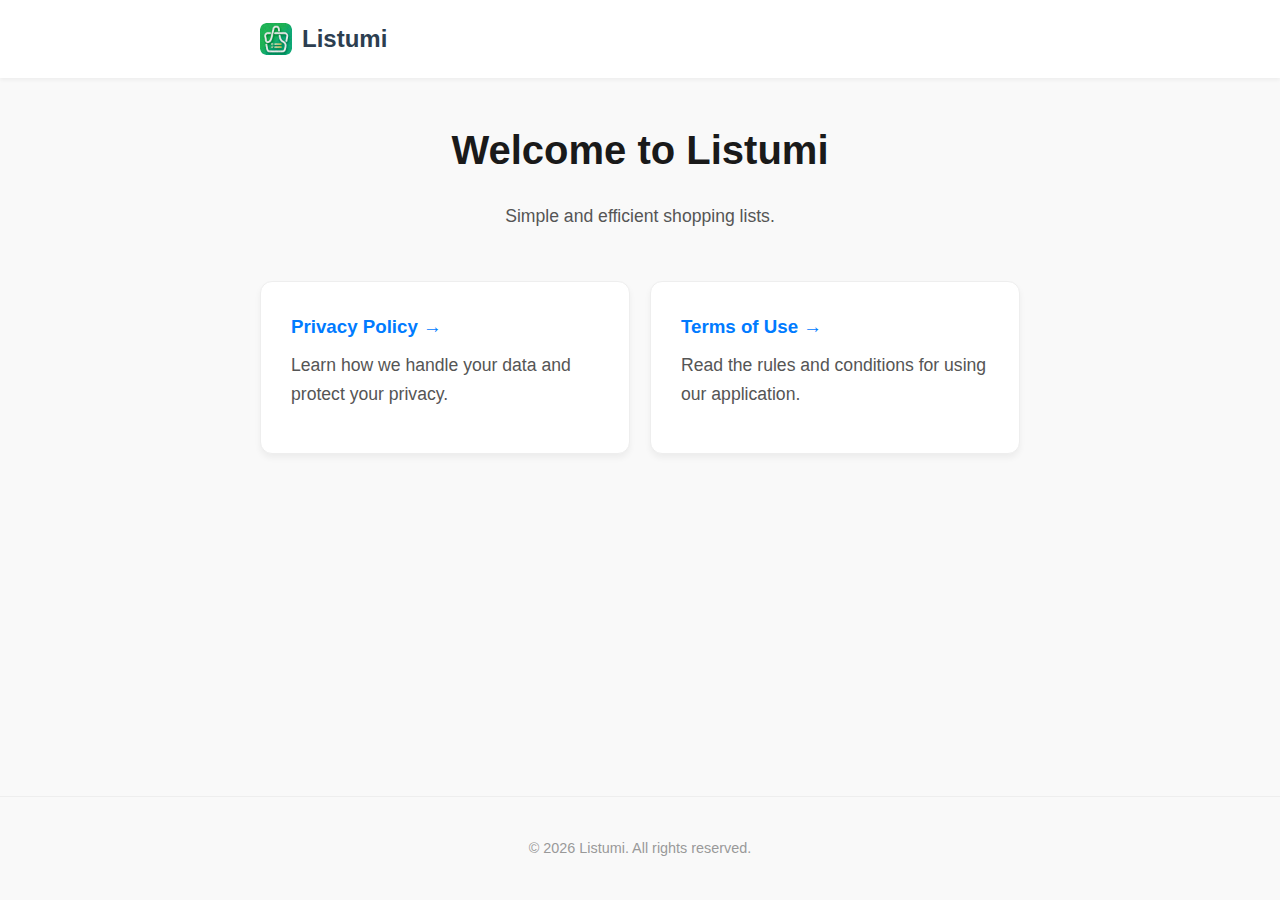
<file: index.html>
<!DOCTYPE html>
<html lang="en">
<head>
    <meta charset="UTF-8">
    <meta name="viewport" content="width=device-width, initial-scale=1.0">
    <title>Listumi: Simple Shopping Lists</title>
    <link rel="icon" type="image/png" href="favicon.png">
    <link rel="stylesheet" href="style.css">
    <meta name="google-site-verification" content="4HV5u6Sszgbgq0-XkPsOc8YcTTXC6aln4vyy34piZbk" />
</head>
<body>

    <header>
        <div class="container">
            <a href="/" class="logo">
                <img src="favicon.png" alt="Listumi Logo">
                Listumi
            </a>
        </div>
    </header>

    <main>
        <div style="text-align: center; margin-bottom: 50px;">
            <h1>Welcome to Listumi</h1>
            <p>Simple and efficient shopping lists.</p>
        </div>

        <div class="links-grid">
            <a href="privacy-policy/" class="card">
                <h3>Privacy Policy &rarr;</h3>
                <p>Learn how we handle your data and protect your privacy.</p>
            </a>

            <a href="terms-of-use/" class="card">
                <h3>Terms of Use &rarr;</h3>
                <p>Read the rules and conditions for using our application.</p>
            </a>
        </div>
    </main>

    <footer>
        &copy; 2026 Listumi. All rights reserved.
    </footer>

</body>
</html>
</file>
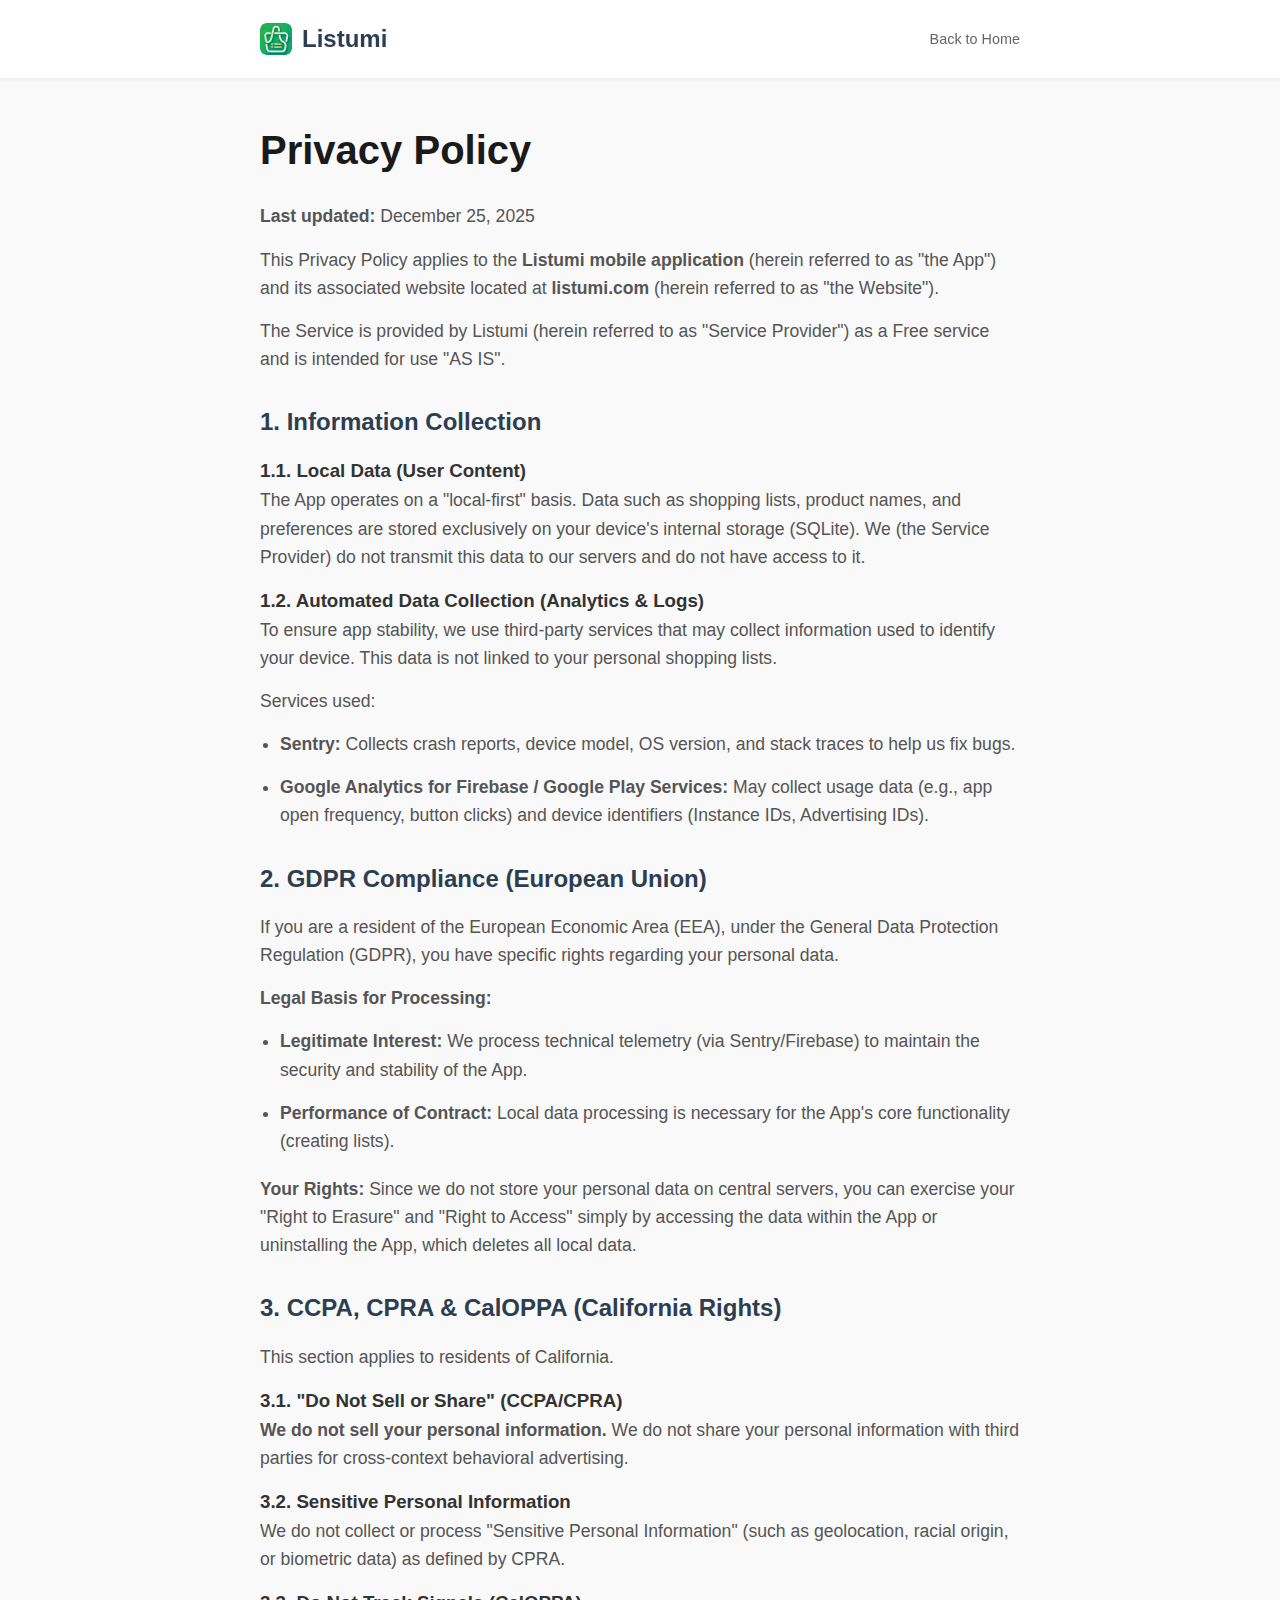
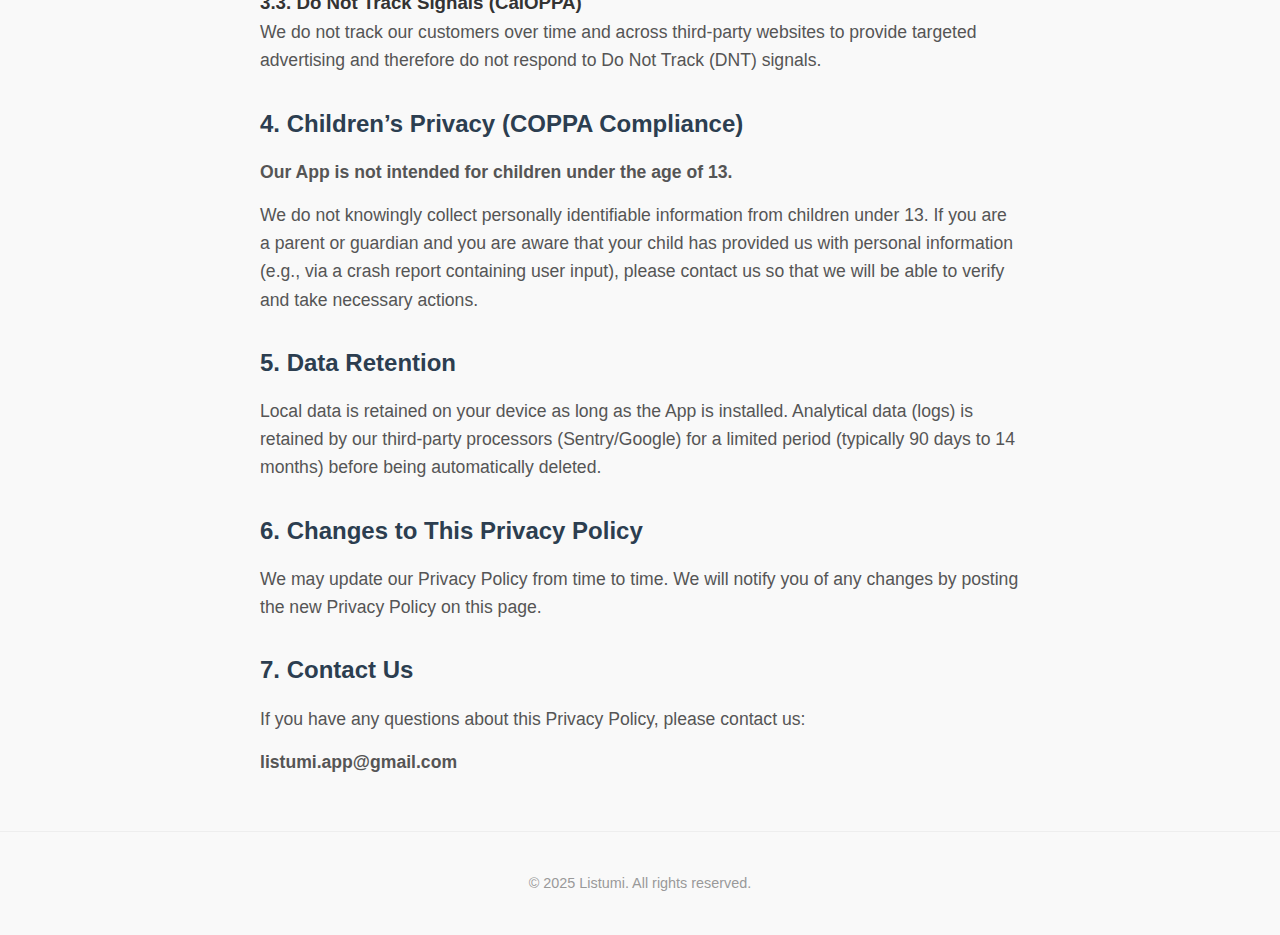
<file: privacy-policy/index.html>
<!DOCTYPE html>
<html lang="en">
<head>
    <meta charset="UTF-8">
    <meta name="viewport" content="width=device-width, initial-scale=1.0">
    <title>Privacy Policy - Listumi</title>
    <link rel="icon" type="image/png" href="../favicon.png">
    <link rel="stylesheet" href="../style.css">
</head>
<body>

    <header>
        <div class="container">
            <a href="../" class="logo">
                <img src="../favicon.png" alt="Listumi Logo">
                Listumi
            </a>
            <a href="../" class="nav-link">Back to Home</a>
        </div>
    </header>

    <main>
        <h1>Privacy Policy</h1>
        <p><strong>Last updated:</strong> December 25, 2025</p>

        <p>This Privacy Policy applies to the <strong>Listumi mobile application</strong> (herein referred to as "the App") and its associated website located at <strong>listumi.com</strong> (herein referred to as "the Website").</p>

        <p>The Service is provided by Listumi (herein referred to as "Service Provider") as a Free service and is intended for use "AS IS".</p>

        <h2>1. Information Collection</h2>
        
        <h3>1.1. Local Data (User Content)</h3>
        <p>The App operates on a "local-first" basis. Data such as shopping lists, product names, and preferences are stored exclusively on your device's internal storage (SQLite). We (the Service Provider) do not transmit this data to our servers and do not have access to it.</p>

        <h3>1.2. Automated Data Collection (Analytics & Logs)</h3>
        <p>To ensure app stability, we use third-party services that may collect information used to identify your device. This data is not linked to your personal shopping lists.</p>
        <p>Services used:</p>
        <ul>
            <li><strong>Sentry:</strong> Collects crash reports, device model, OS version, and stack traces to help us fix bugs.</li>
            <li><strong>Google Analytics for Firebase / Google Play Services:</strong> May collect usage data (e.g., app open frequency, button clicks) and device identifiers (Instance IDs, Advertising IDs).</li>
        </ul>

        <h2>2. GDPR Compliance (European Union)</h2>
        <p>If you are a resident of the European Economic Area (EEA), under the General Data Protection Regulation (GDPR), you have specific rights regarding your personal data.</p>
        <p><strong>Legal Basis for Processing:</strong></p>
        <ul>
            <li><strong>Legitimate Interest:</strong> We process technical telemetry (via Sentry/Firebase) to maintain the security and stability of the App.</li>
            <li><strong>Performance of Contract:</strong> Local data processing is necessary for the App's core functionality (creating lists).</li>
        </ul>
        <p><strong>Your Rights:</strong> Since we do not store your personal data on central servers, you can exercise your "Right to Erasure" and "Right to Access" simply by accessing the data within the App or uninstalling the App, which deletes all local data.</p>

        <h2>3. CCPA, CPRA & CalOPPA (California Rights)</h2>
        <p>This section applies to residents of California.</p>
        
        <h3>3.1. "Do Not Sell or Share" (CCPA/CPRA)</h3>
        <p><strong>We do not sell your personal information.</strong> We do not share your personal information with third parties for cross-context behavioral advertising.</p>

        <h3>3.2. Sensitive Personal Information</h3>
        <p>We do not collect or process "Sensitive Personal Information" (such as geolocation, racial origin, or biometric data) as defined by CPRA.</p>

        <h3>3.3. Do Not Track Signals (CalOPPA)</h3>
        <p>We do not track our customers over time and across third-party websites to provide targeted advertising and therefore do not respond to Do Not Track (DNT) signals.</p>

        <h2>4. Children’s Privacy (COPPA Compliance)</h2>
        <p><strong>Our App is not intended for children under the age of 13.</strong></p>
        <p>We do not knowingly collect personally identifiable information from children under 13. If you are a parent or guardian and you are aware that your child has provided us with personal information (e.g., via a crash report containing user input), please contact us so that we will be able to verify and take necessary actions.</p>

        <h2>5. Data Retention</h2>
        <p>Local data is retained on your device as long as the App is installed. Analytical data (logs) is retained by our third-party processors (Sentry/Google) for a limited period (typically 90 days to 14 months) before being automatically deleted.</p>

        <h2>6. Changes to This Privacy Policy</h2>
        <p>We may update our Privacy Policy from time to time. We will notify you of any changes by posting the new Privacy Policy on this page.</p>

        <h2>7. Contact Us</h2>
        <p>If you have any questions about this Privacy Policy, please contact us:</p>
        <p><strong>listumi.app@gmail.com</strong></p> </main>

    <footer>
        &copy; 2025 Listumi. All rights reserved.
    </footer>

</body>
</html>
</file>
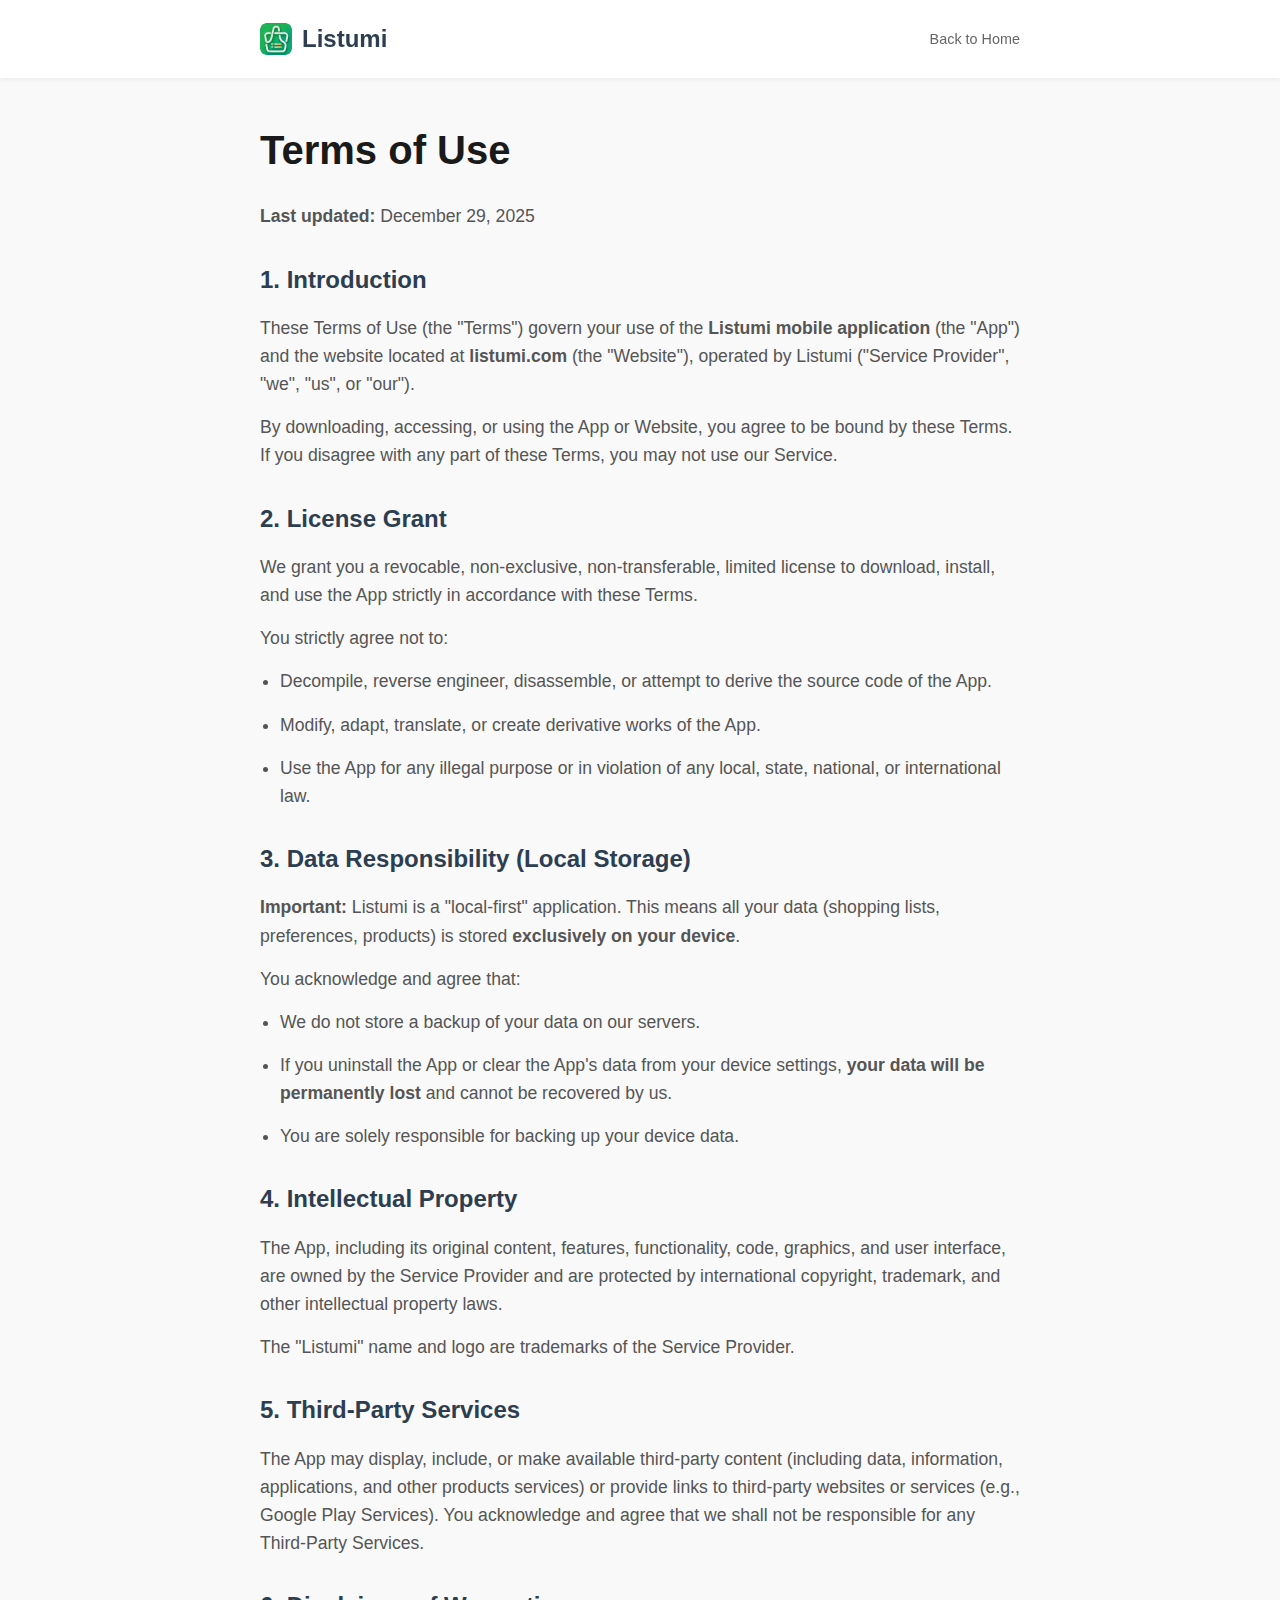
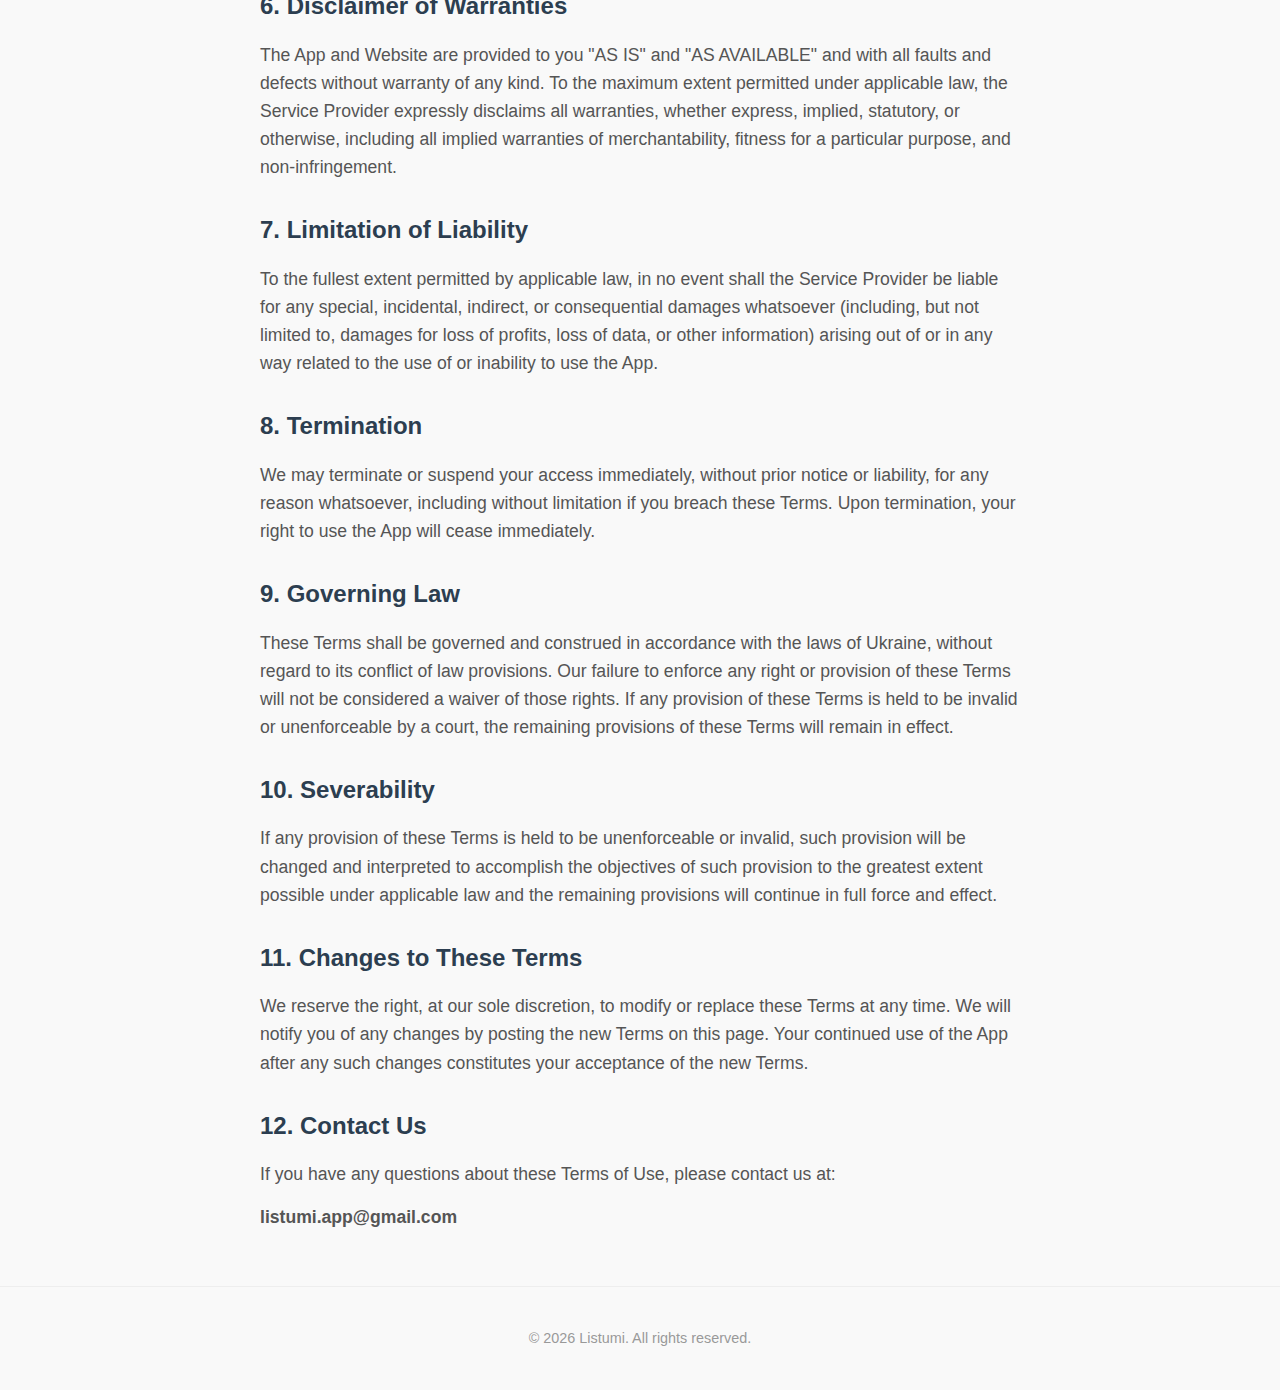
<file: terms-of-use/index.html>
<!DOCTYPE html>
<html lang="en">
<head>
    <meta charset="UTF-8">
    <meta name="viewport" content="width=device-width, initial-scale=1.0">
    <title>Terms of Use - Listumi</title>
    <link rel="icon" type="image/png" href="../favicon.png">
    <link rel="stylesheet" href="../style.css">
</head>
<body>

    <header>
        <div class="container">
            <a href="../" class="logo">
                <img src="../favicon.png" alt="Listumi Logo">
                Listumi
            </a>
            <a href="../" class="nav-link">Back to Home</a>
        </div>
    </header>

    <main>
        <h1>Terms of Use</h1>
        <p><strong>Last updated:</strong> December 29, 2025</p>

        <h2>1. Introduction</h2>
        <p>These Terms of Use (the "Terms") govern your use of the <strong>Listumi mobile application</strong> (the "App") and the website located at <strong>listumi.com</strong> (the "Website"), operated by Listumi ("Service Provider", "we", "us", or "our").</p>
        <p>By downloading, accessing, or using the App or Website, you agree to be bound by these Terms. If you disagree with any part of these Terms, you may not use our Service.</p>

        <h2>2. License Grant</h2>
        <p>We grant you a revocable, non-exclusive, non-transferable, limited license to download, install, and use the App strictly in accordance with these Terms.</p>
        <p>You strictly agree not to:</p>
        <ul>
            <li>Decompile, reverse engineer, disassemble, or attempt to derive the source code of the App.</li>
            <li>Modify, adapt, translate, or create derivative works of the App.</li>
            <li>Use the App for any illegal purpose or in violation of any local, state, national, or international law.</li>
        </ul>

        <h2>3. Data Responsibility (Local Storage)</h2>
        <p><strong>Important:</strong> Listumi is a "local-first" application. This means all your data (shopping lists, preferences, products) is stored <strong>exclusively on your device</strong>.</p>
        <p>You acknowledge and agree that:</p>
        <ul>
            <li>We do not store a backup of your data on our servers.</li>
            <li>If you uninstall the App or clear the App's data from your device settings, <strong>your data will be permanently lost</strong> and cannot be recovered by us.</li>
            <li>You are solely responsible for backing up your device data.</li>
        </ul>

        <h2>4. Intellectual Property</h2>
        <p>The App, including its original content, features, functionality, code, graphics, and user interface, are owned by the Service Provider and are protected by international copyright, trademark, and other intellectual property laws.</p>
        <p>The "Listumi" name and logo are trademarks of the Service Provider.</p>

        <h2>5. Third-Party Services</h2>
        <p>The App may display, include, or make available third-party content (including data, information, applications, and other products services) or provide links to third-party websites or services (e.g., Google Play Services). You acknowledge and agree that we shall not be responsible for any Third-Party Services.</p>

        <h2>6. Disclaimer of Warranties</h2>
        <p>The App and Website are provided to you "AS IS" and "AS AVAILABLE" and with all faults and defects without warranty of any kind. To the maximum extent permitted under applicable law, the Service Provider expressly disclaims all warranties, whether express, implied, statutory, or otherwise, including all implied warranties of merchantability, fitness for a particular purpose, and non-infringement.</p>

        <h2>7. Limitation of Liability</h2>
        <p>To the fullest extent permitted by applicable law, in no event shall the Service Provider be liable for any special, incidental, indirect, or consequential damages whatsoever (including, but not limited to, damages for loss of profits, loss of data, or other information) arising out of or in any way related to the use of or inability to use the App.</p>

        <h2>8. Termination</h2>
        <p>We may terminate or suspend your access immediately, without prior notice or liability, for any reason whatsoever, including without limitation if you breach these Terms. Upon termination, your right to use the App will cease immediately.</p>

        <h2>9. Governing Law</h2>
        <p>These Terms shall be governed and construed in accordance with the laws of Ukraine, without regard to its conflict of law provisions. Our failure to enforce any right or provision of these Terms will not be considered a waiver of those rights. If any provision of these Terms is held to be invalid or unenforceable by a court, the remaining provisions of these Terms will remain in effect.</p>

        <h2>10. Severability</h2>
        <p>If any provision of these Terms is held to be unenforceable or invalid, such provision will be changed and interpreted to accomplish the objectives of such provision to the greatest extent possible under applicable law and the remaining provisions will continue in full force and effect.</p>

        <h2>11. Changes to These Terms</h2>
        <p>We reserve the right, at our sole discretion, to modify or replace these Terms at any time. We will notify you of any changes by posting the new Terms on this page. Your continued use of the App after any such changes constitutes your acceptance of the new Terms.</p>

        <h2>12. Contact Us</h2>
        <p>If you have any questions about these Terms of Use, please contact us at:</p>
        <p><strong>listumi.app@gmail.com</strong></p>
    </main>

    <footer>
        &copy; 2026 Listumi. All rights reserved.
    </footer>

</body>
</html>
</file>
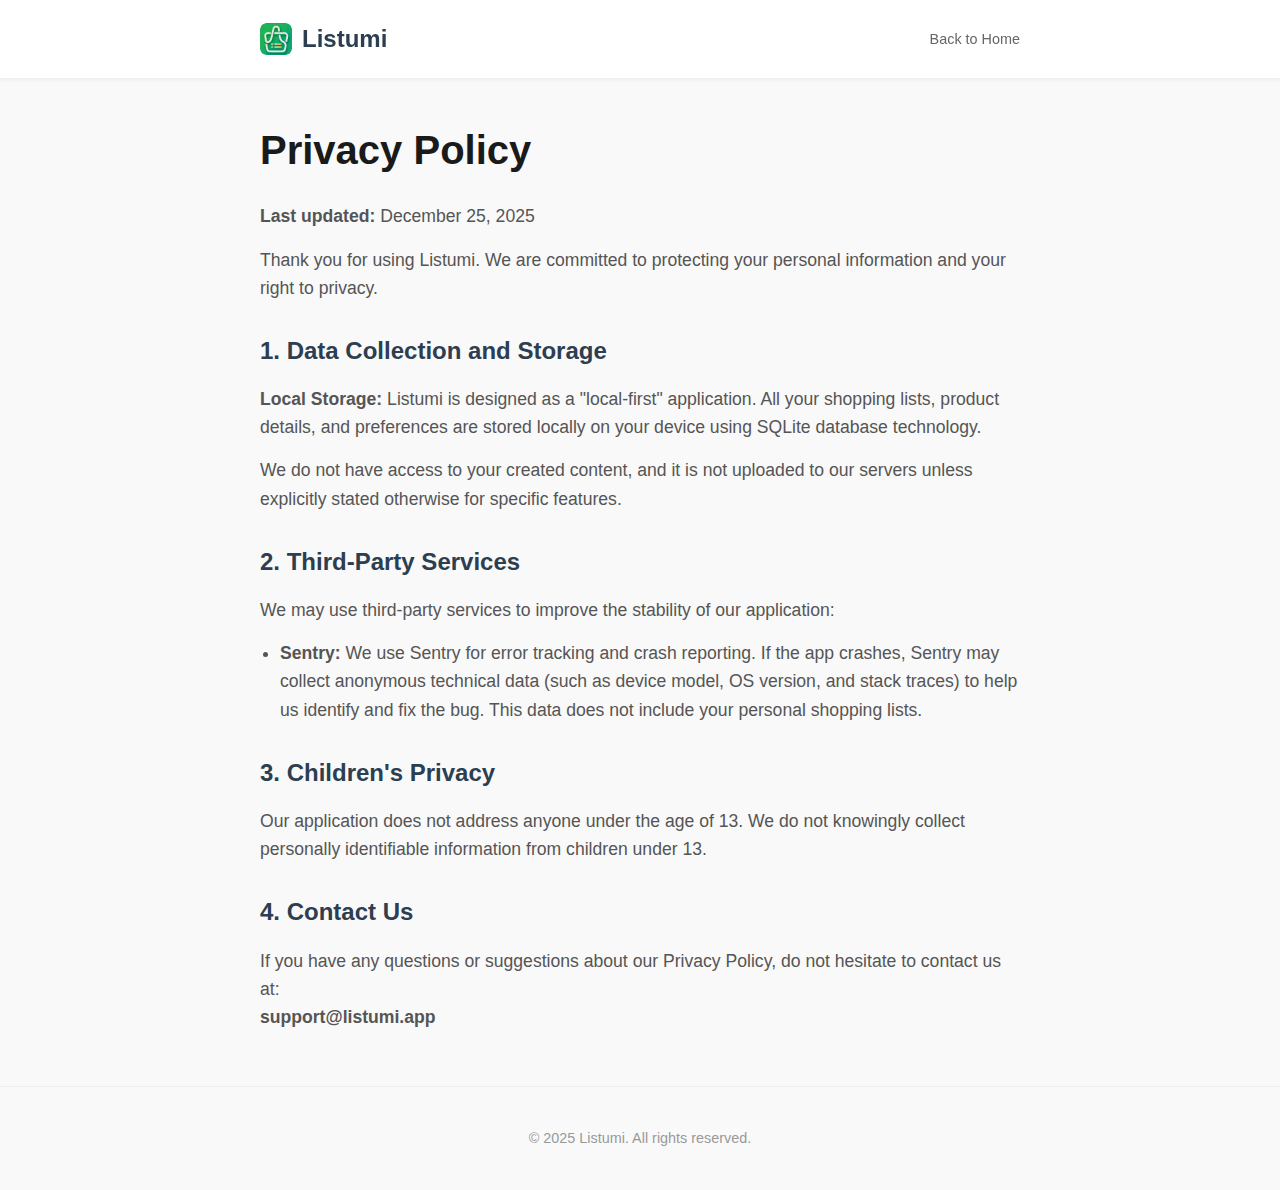
<file: privacy-policy.html>
<!DOCTYPE html>
<html lang="en">
<head>
    <meta charset="UTF-8">
    <meta name="viewport" content="width=device-width, initial-scale=1.0">
    <title>Privacy Policy - Listumi</title>
    <link rel="icon" type="image/png" href="favicon.png">
    <link rel="stylesheet" href="style.css">
</head>
<body>

    <header>
        <div class="container">
            <a href="index.html" class="logo">
                <img src="favicon.png" alt="Listumi Logo">
                Listumi
            </a>
            <a href="index.html" class="nav-link">Back to Home</a>
        </div>
    </header>

    <main>
        <h1>Privacy Policy</h1>
        <p><strong>Last updated:</strong> December 25, 2025</p>

        <p>Thank you for using Listumi. We are committed to protecting your personal information and your right to privacy.</p>

        <h2>1. Data Collection and Storage</h2>
        <p><strong>Local Storage:</strong> Listumi is designed as a "local-first" application. All your shopping lists, product details, and preferences are stored locally on your device using SQLite database technology.</p>
        <p>We do not have access to your created content, and it is not uploaded to our servers unless explicitly stated otherwise for specific features.</p>

        <h2>2. Third-Party Services</h2>
        <p>We may use third-party services to improve the stability of our application:</p>
        <ul>
            <li><strong>Sentry:</strong> We use Sentry for error tracking and crash reporting. If the app crashes, Sentry may collect anonymous technical data (such as device model, OS version, and stack traces) to help us identify and fix the bug. This data does not include your personal shopping lists.</li>
        </ul>

        <h2>3. Children's Privacy</h2>
        <p>Our application does not address anyone under the age of 13. We do not knowingly collect personally identifiable information from children under 13.</p>

        <h2>4. Contact Us</h2>
        <p>If you have any questions or suggestions about our Privacy Policy, do not hesitate to contact us at: <br>
        <strong>support@listumi.app</strong> </p>
    </main>

    <footer>
        &copy; 2025 Listumi. All rights reserved.
    </footer>

</body>
</html>
</file>
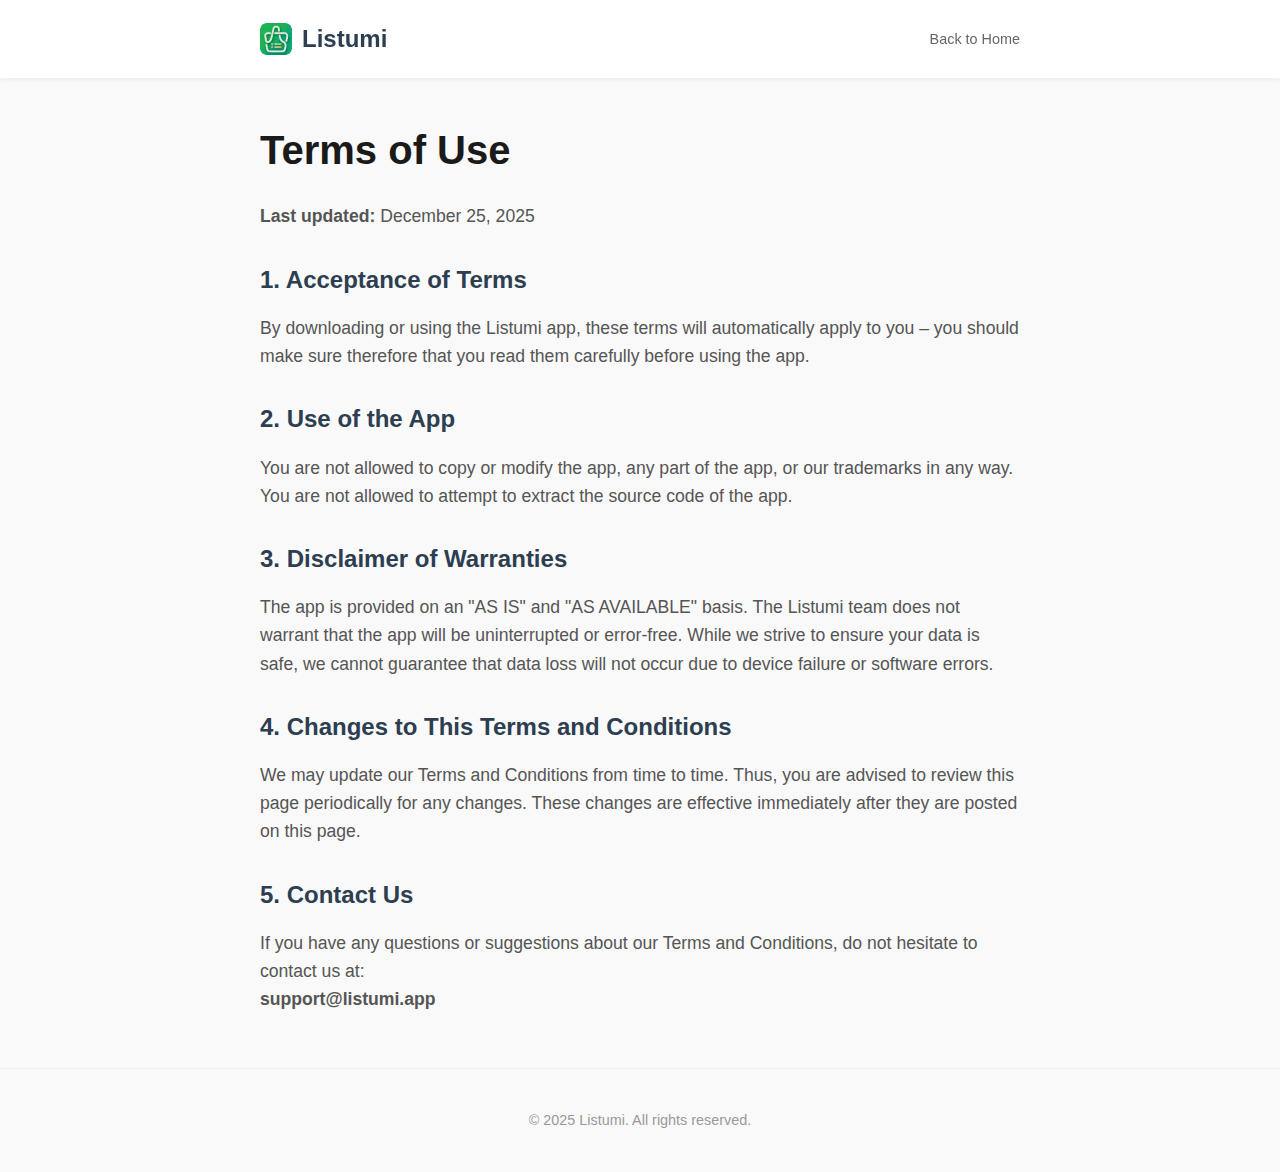
<file: terms-of-use.html>
<!DOCTYPE html>
<html lang="en">
<head>
    <meta charset="UTF-8">
    <meta name="viewport" content="width=device-width, initial-scale=1.0">
    <title>Terms of Use - Listumi</title>
    <link rel="icon" type="image/png" href="favicon.png">
    <link rel="stylesheet" href="style.css">
</head>
<body>

    <header>
        <div class="container">
            <a href="index.html" class="logo">
                <img src="favicon.png" alt="Listumi Logo">
                Listumi
            </a>
            <a href="index.html" class="nav-link">Back to Home</a>
        </div>
    </header>

    <main>
        <h1>Terms of Use</h1>
        <p><strong>Last updated:</strong> December 25, 2025</p>

        <h2>1. Acceptance of Terms</h2>
        <p>By downloading or using the Listumi app, these terms will automatically apply to you – you should make sure therefore that you read them carefully before using the app.</p>

        <h2>2. Use of the App</h2>
        <p>You are not allowed to copy or modify the app, any part of the app, or our trademarks in any way. You are not allowed to attempt to extract the source code of the app.</p>

        <h2>3. Disclaimer of Warranties</h2>
        <p>The app is provided on an "AS IS" and "AS AVAILABLE" basis. The Listumi team does not warrant that the app will be uninterrupted or error-free. While we strive to ensure your data is safe, we cannot guarantee that data loss will not occur due to device failure or software errors.</p>

        <h2>4. Changes to This Terms and Conditions</h2>
        <p>We may update our Terms and Conditions from time to time. Thus, you are advised to review this page periodically for any changes. These changes are effective immediately after they are posted on this page.</p>

        <h2>5. Contact Us</h2>
        <p>If you have any questions or suggestions about our Terms and Conditions, do not hesitate to contact us at: <br>
        <strong>support@listumi.app</strong> </p>
    </main>

    <footer>
        &copy; 2025 Listumi. All rights reserved.
    </footer>

</body>
</html>
</file>
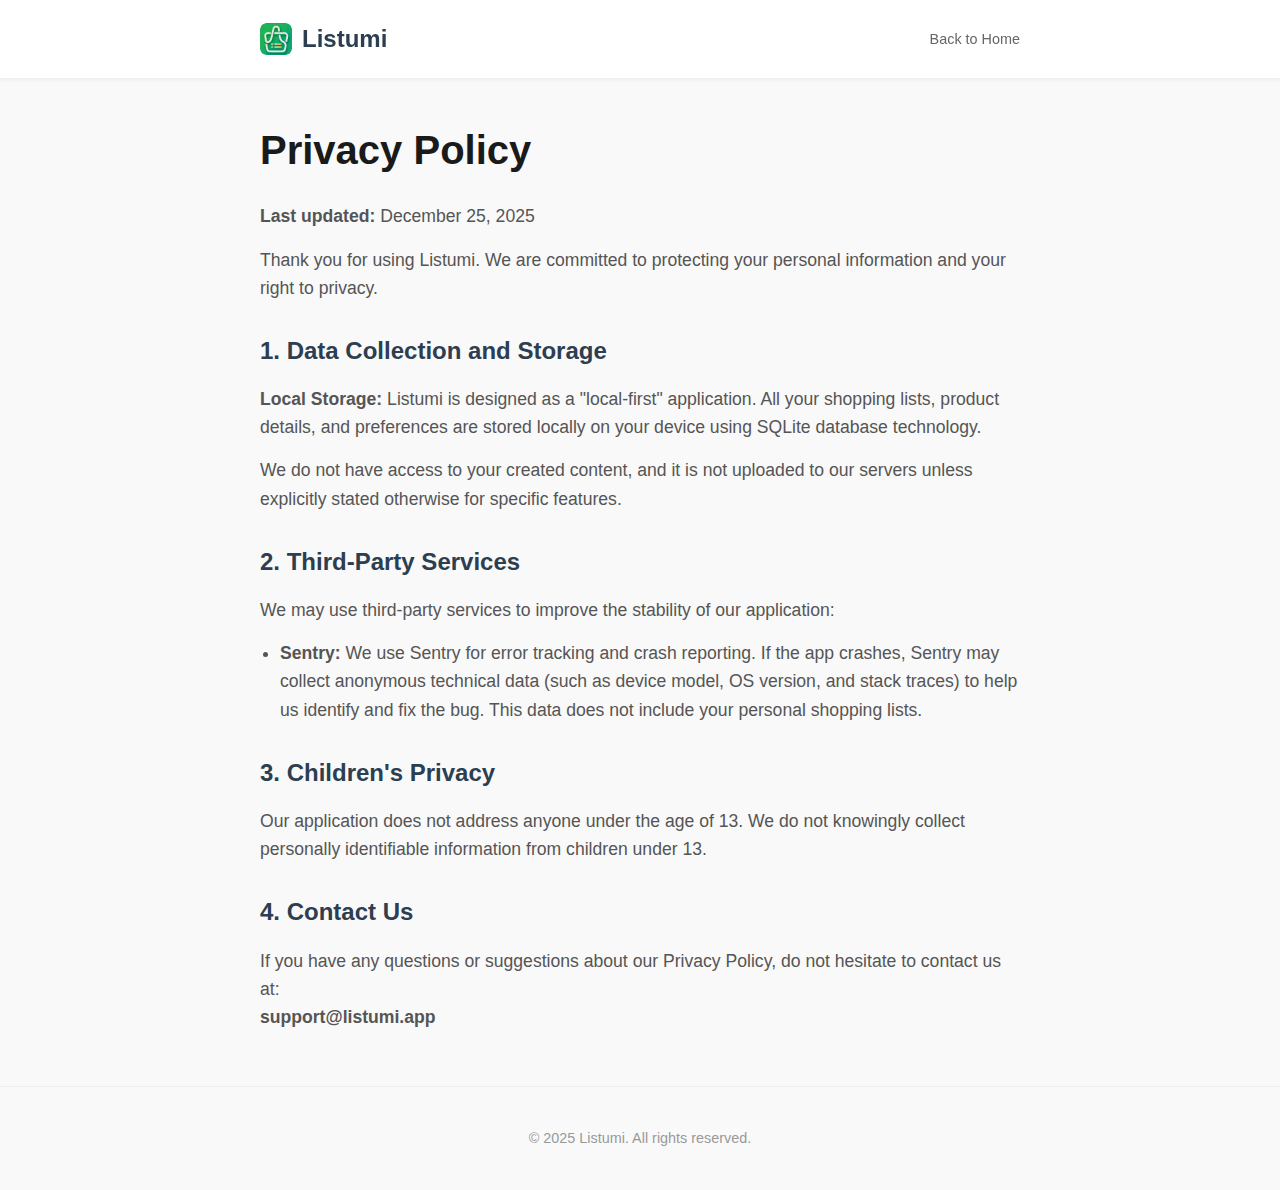
<file: privacy-policy/privacy-policy.html>
<!DOCTYPE html>
<html lang="en">
<head>
    <meta charset="UTF-8">
    <meta name="viewport" content="width=device-width, initial-scale=1.0">
    <title>Privacy Policy - Listumi</title>
    <link rel="icon" type="image/png" href="../favicon.png">
    <link rel="stylesheet" href="../style.css">
</head>
<body>

    <header>
        <div class="container">
            <a href="../" class="logo">
                <img src="../favicon.png" alt="Listumi Logo">
                Listumi
            </a>
            <a href="../" class="nav-link">Back to Home</a>
        </div>
    </header>

    <main>
        <h1>Privacy Policy</h1>
        <p><strong>Last updated:</strong> December 25, 2025</p>

        <p>Thank you for using Listumi. We are committed to protecting your personal information and your right to privacy.</p>

        <h2>1. Data Collection and Storage</h2>
        <p><strong>Local Storage:</strong> Listumi is designed as a "local-first" application. All your shopping lists, product details, and preferences are stored locally on your device using SQLite database technology.</p>
        <p>We do not have access to your created content, and it is not uploaded to our servers unless explicitly stated otherwise for specific features.</p>

        <h2>2. Third-Party Services</h2>
        <p>We may use third-party services to improve the stability of our application:</p>
        <ul>
            <li><strong>Sentry:</strong> We use Sentry for error tracking and crash reporting. If the app crashes, Sentry may collect anonymous technical data (such as device model, OS version, and stack traces) to help us identify and fix the bug. This data does not include your personal shopping lists.</li>
        </ul>

        <h2>3. Children's Privacy</h2>
        <p>Our application does not address anyone under the age of 13. We do not knowingly collect personally identifiable information from children under 13.</p>

        <h2>4. Contact Us</h2>
        <p>If you have any questions or suggestions about our Privacy Policy, do not hesitate to contact us at: <br>
        <strong>support@listumi.app</strong> </p>
    </main>

    <footer>
        &copy; 2025 Listumi. All rights reserved.
    </footer>

</body>
</html>
</file>
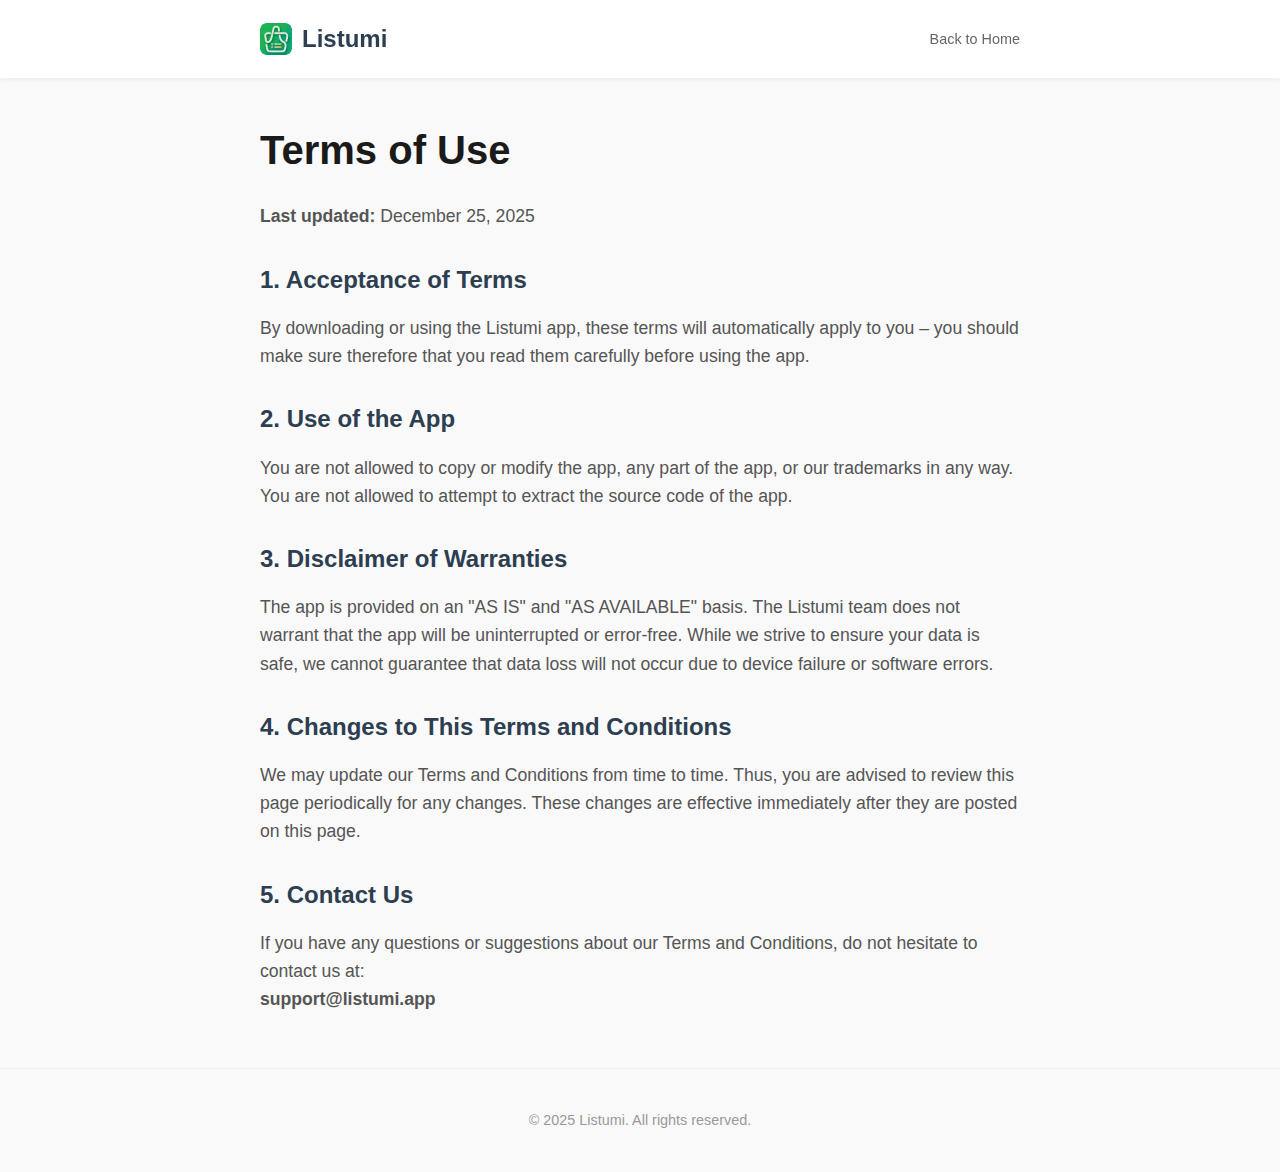
<file: terms-of-use/terms-of-use.html>
<!DOCTYPE html>
<html lang="en">
<head>
    <meta charset="UTF-8">
    <meta name="viewport" content="width=device-width, initial-scale=1.0">
    <title>Terms of Use - Listumi</title>
    <link rel="icon" type="image/png" href="../favicon.png">
    <link rel="stylesheet" href="../style.css">
</head>
<body>

    <header>
        <div class="container">
            <a href="../" class="logo">
                <img src="../favicon.png" alt="Listumi Logo">
                Listumi
            </a>
            <a href="../" class="nav-link">Back to Home</a>
        </div>
    </header>

    <main>
        <h1>Terms of Use</h1>
        <p><strong>Last updated:</strong> December 25, 2025</p>

        <h2>1. Acceptance of Terms</h2>
        <p>By downloading or using the Listumi app, these terms will automatically apply to you – you should make sure therefore that you read them carefully before using the app.</p>

        <h2>2. Use of the App</h2>
        <p>You are not allowed to copy or modify the app, any part of the app, or our trademarks in any way. You are not allowed to attempt to extract the source code of the app.</p>

        <h2>3. Disclaimer of Warranties</h2>
        <p>The app is provided on an "AS IS" and "AS AVAILABLE" basis. The Listumi team does not warrant that the app will be uninterrupted or error-free. While we strive to ensure your data is safe, we cannot guarantee that data loss will not occur due to device failure or software errors.</p>

        <h2>4. Changes to This Terms and Conditions</h2>
        <p>We may update our Terms and Conditions from time to time. Thus, you are advised to review this page periodically for any changes. These changes are effective immediately after they are posted on this page.</p>

        <h2>5. Contact Us</h2>
        <p>If you have any questions or suggestions about our Terms and Conditions, do not hesitate to contact us at: <br>
        <strong>support@listumi.app</strong> </p>
    </main>

    <footer>
        &copy; 2025 Listumi. All rights reserved.
    </footer>

</body>
</html>
</file>
<file: style.css>
/* Reset & Base Styles */
* {
    box-sizing: border-box;
    margin: 0;
    padding: 0;
}

body {
    font-family: -apple-system, BlinkMacSystemFont, "Segoe UI", Roboto, Helvetica, Arial, sans-serif;
    line-height: 1.6;
    color: #333;
    background-color: #f9f9f9;
    display: flex;
    flex-direction: column;
    min-height: 100vh;
}

/* Header */
header {
    background-color: #ffffff;
    box-shadow: 0 2px 4px rgba(0,0,0,0.05);
    padding: 20px 0;
    position: sticky;
    top: 0;
    z-index: 100;
}

.container {
    max-width: 800px;
    margin: 0 auto;
    padding: 0 20px;
    display: flex;
    justify-content: space-between;
    align-items: center;
}

.logo {
    font-size: 1.5rem;
    font-weight: 700;
    color: #2c3e50;
    text-decoration: none;
    display: flex;
    align-items: center;
    gap: 10px;
}

.logo img {
    height: 32px;
    width: 32px;
    border-radius: 6px;
}

.nav-link {
    color: #666;
    text-decoration: none;
    font-size: 0.9rem;
    transition: color 0.2s;
}

.nav-link:hover {
    color: #007bff;
}

/* Main Content */
main {
    flex: 1;
    max-width: 800px;
    margin: 40px auto;
    padding: 0 20px;
    width: 100%;
}

h1 {
    font-size: 2.5rem;
    margin-bottom: 20px;
    color: #1a1a1a;
}

h2 {
    font-size: 1.5rem;
    margin-top: 30px;
    margin-bottom: 15px;
    color: #2c3e50;
}

p, li {
    font-size: 1.1rem;
    color: #555;
    margin-bottom: 15px;
}

ul {
    margin-left: 20px;
    margin-bottom: 20px;
}

/* Card Links (for Index page) */
.links-grid {
    display: grid;
    grid-template-columns: repeat(auto-fit, minmax(280px, 1fr));
    gap: 20px;
    margin-top: 40px;
}

.card {
    background: white;
    padding: 30px;
    border-radius: 12px;
    box-shadow: 0 4px 6px rgba(0,0,0,0.05);
    text-decoration: none;
    color: inherit;
    transition: transform 0.2s, box-shadow 0.2s;
    border: 1px solid #eee;
}

.card:hover {
    transform: translateY(-5px);
    box-shadow: 0 8px 15px rgba(0,0,0,0.1);
    border-color: #007bff;
}

.card h3 {
    margin-bottom: 10px;
    color: #007bff;
}

/* Footer */
footer {
    text-align: center;
    padding: 40px 0;
    color: #999;
    font-size: 0.9rem;
    border-top: 1px solid #eee;
    margin-top: auto;
}
</file>
